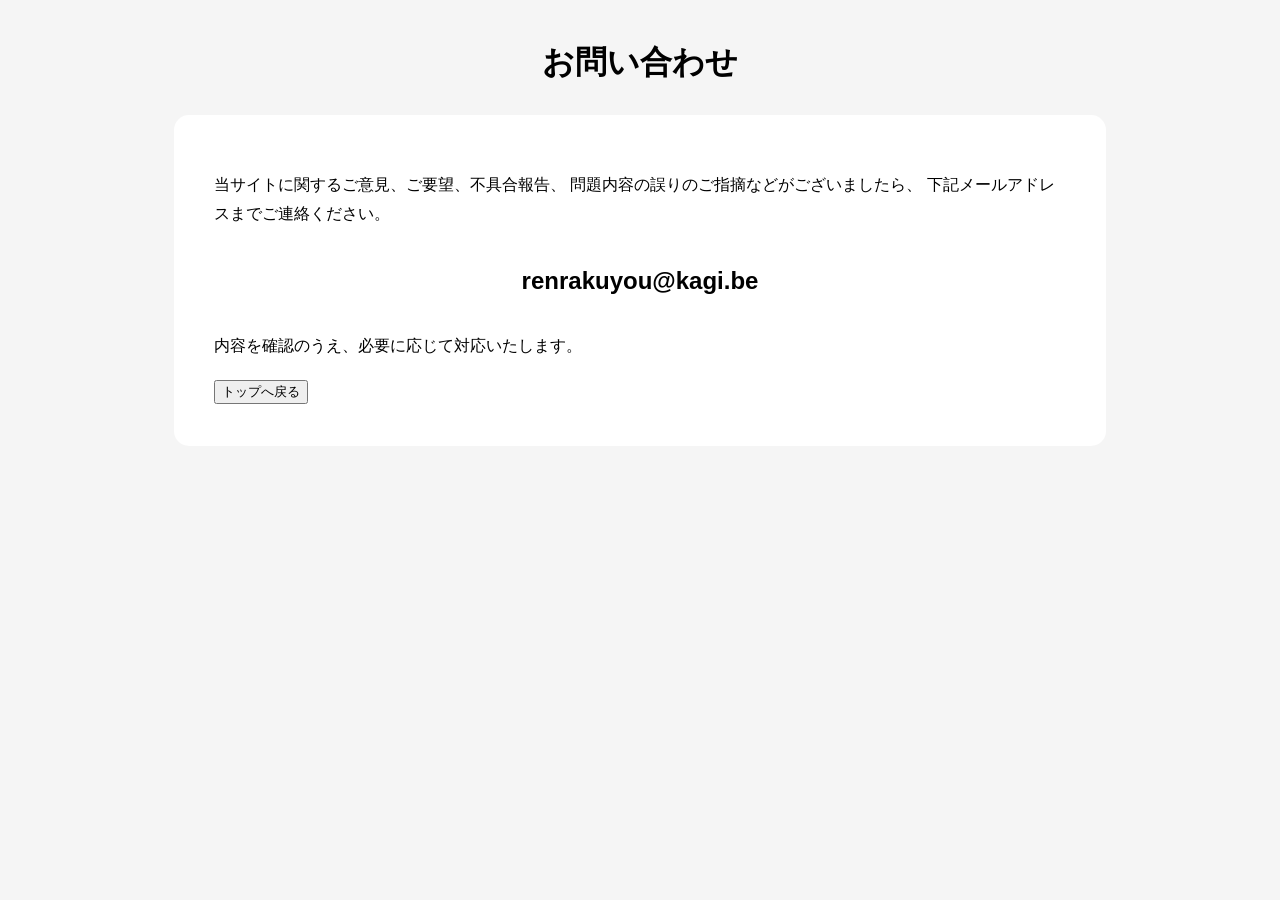
<file: contact.html>
<!DOCTYPE html>
<html lang="ja">

<head>
    <meta charset="UTF-8">
    <meta name="viewport" content="width=device-width, initial-scale=1.0">

    <title>お問い合わせ</title>

    <link rel="stylesheet" href="style.css">

    <script async src="https://pagead2.googlesyndication.com/pagead/js/adsbygoogle.js?client=ca-pub-2084691384444997"
        crossorigin="anonymous"></script>

</head>


<body>
    <!-- admax -->
<script src="https://adm.shinobi.jp/s/533b0ac68b2b107eefc40aa0fc2c70e9"></script>
<!-- admax -->

<!-- admax -->
<script src="https://adm.shinobi.jp/s/68b742faf24ae05b20f86a19b22dd779"></script>
<!-- admax -->
<h1>お問い合わせ</h1>



<div class="layout">



    <!-- 左広告 -->
    <!-- admax -->
<script src="https://adm.shinobi.jp/s/533b0ac68b2b107eefc40aa0fc2c70e9"></script>
<!-- admax -->
    <aside class="side-ad">


        <!-- admax -->
        <script src="https://adm.shinobi.jp/s/0da8b3fc5211606ca396fa38aeb8fc53"></script>
        <!-- admax -->


    </aside>





    <!-- 本文 -->
    <div class="page-box">


        <p>
            当サイトに関するご意見、ご要望、不具合報告、
            問題内容の誤りのご指摘などがございましたら、
            下記メールアドレスまでご連絡ください。
        </p>



        <p class="mail">
            renrakuyou@kagi.be
        </p>



        <p>
            内容を確認のうえ、必要に応じて対応いたします。
        </p>



        <button onclick="location.href='index.html'">
            トップへ戻る
        </button>



    </div>





    <!-- 右広告 -->
    <!-- admax -->
<script src="https://adm.shinobi.jp/s/533b0ac68b2b107eefc40aa0fc2c70e9"></script>
<!-- admax -->
    <aside class="side-ad">

<!-- admax -->
<script src="https://adm.shinobi.jp/s/68b742faf24ae05b20f86a19b22dd779"></script>
<!-- admax -->
        <!-- admax -->
        <script src="https://adm.shinobi.jp/s/0da8b3fc5211606ca396fa38aeb8fc53"></script>
        <!-- admax -->


    </aside>



</div>





<!-- 下部広告 -->
    <!-- admax -->
<script src="https://adm.shinobi.jp/s/533b0ac68b2b107eefc40aa0fc2c70e9"></script>
<!-- admax -->

<!-- admax -->
<script src="https://adm.shinobi.jp/s/304551f7e1c2e3bee68ab10714fc7898"></script>
<!-- admax -->

<!-- admax -->
<script src="https://adm.shinobi.jp/s/68b742faf24ae05b20f86a19b22dd779"></script>
<!-- admax -->



</body>

</html>
</file>
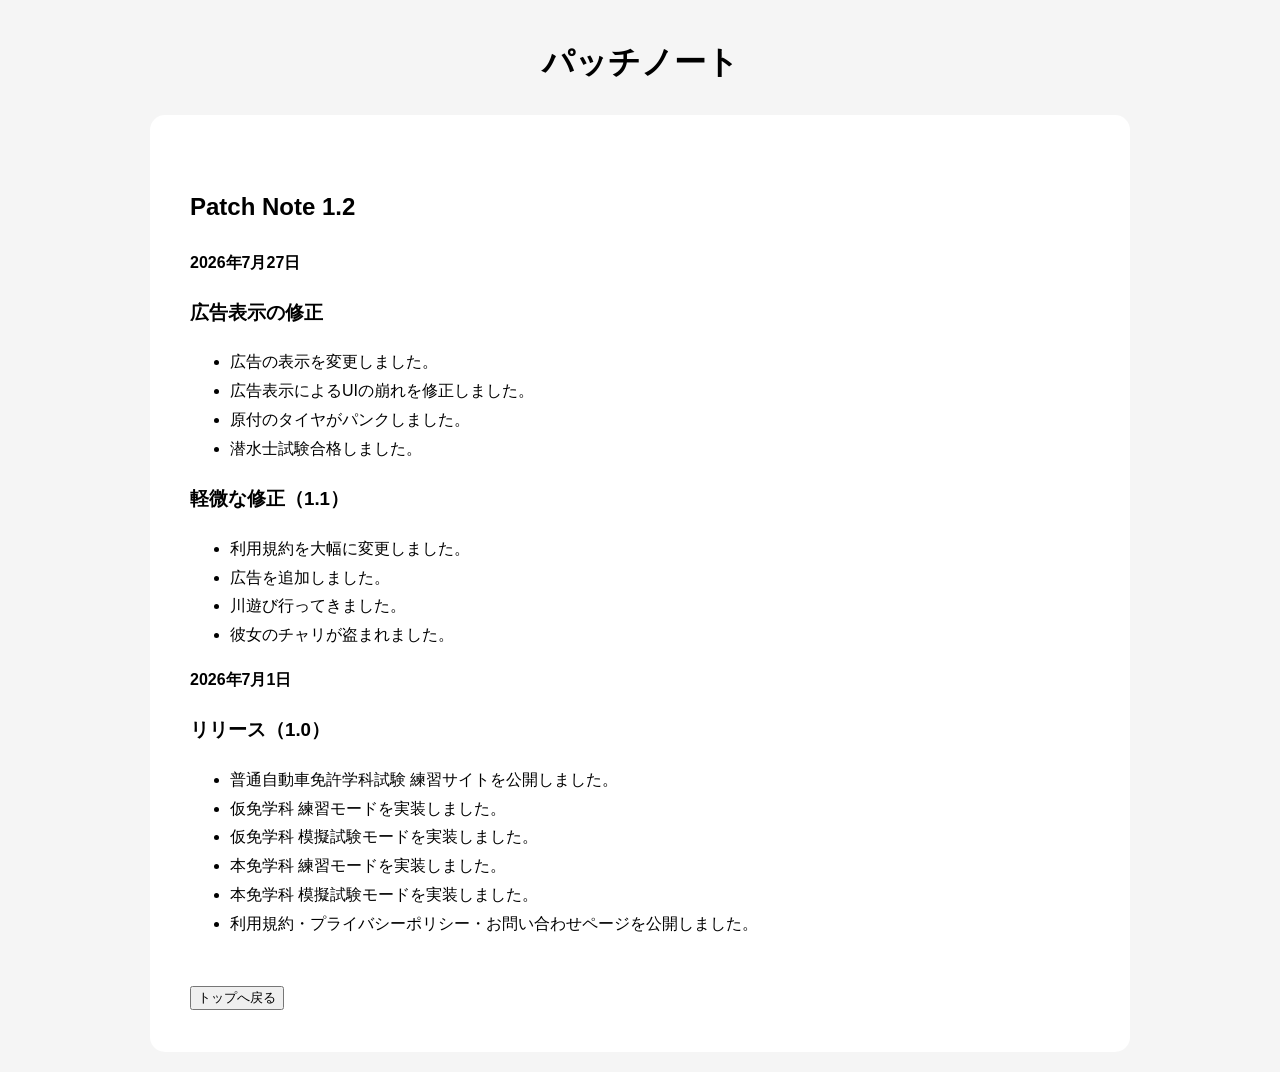
<file: patchnote.html>
<!DOCTYPE html>
<html lang="ja">
<head>
    <meta charset="UTF-8">
    <meta name="viewport" content="width=device-width, initial-scale=1.0">
    <title>パッチノート</title>
    <link rel="stylesheet" href="style.css">

<script async src="https://pagead2.googlesyndication.com/pagead/js/adsbygoogle.js?client=ca-pub-2084691384444997"
     crossorigin="anonymous"></script>
    
</head>
<body>

<h1>パッチノート</h1>

<div class="page-box">

    <h2>Patch Note 1.2</h2>
    <p><strong>2026年7月27日</strong></p>

     <h3>広告表示の修正</h3>

    <ul>
        <li>広告の表示を変更しました。</li>
        <li>広告表示によるUIの崩れを修正しました。</li>
     <li>原付のタイヤがパンクしました。</li>
        <li>潜水士試験合格しました。</li>
    </ul>

    <h3>軽微な修正（1.1）</h3>

    <ul>
        <li>利用規約を大幅に変更しました。</li>
        <li>広告を追加しました。</li>
     <li>川遊び行ってきました。</li>
        <li>彼女のチャリが盗まれました。</li>
    </ul>
    <p><strong>2026年7月1日</strong></p>

    <h3>リリース（1.0）</h3>

    <ul>
        <li>普通自動車免許学科試験 練習サイトを公開しました。</li>
        <li>仮免学科 練習モードを実装しました。</li>
        <li>仮免学科 模擬試験モードを実装しました。</li>
        <li>本免学科 練習モードを実装しました。</li>
        <li>本免学科 模擬試験モードを実装しました。</li>
        <li>利用規約・プライバシーポリシー・お問い合わせページを公開しました。</li>
    </ul>

    <br>

    <button onclick="location.href='index.html'">
        トップへ戻る
    </button>

</div>
<!-- admax -->
<script src="https://adm.shinobi.jp/s/304551f7e1c2e3bee68ab10714fc7898"></script>
<!-- admax -->
</body>
</html>
</file>
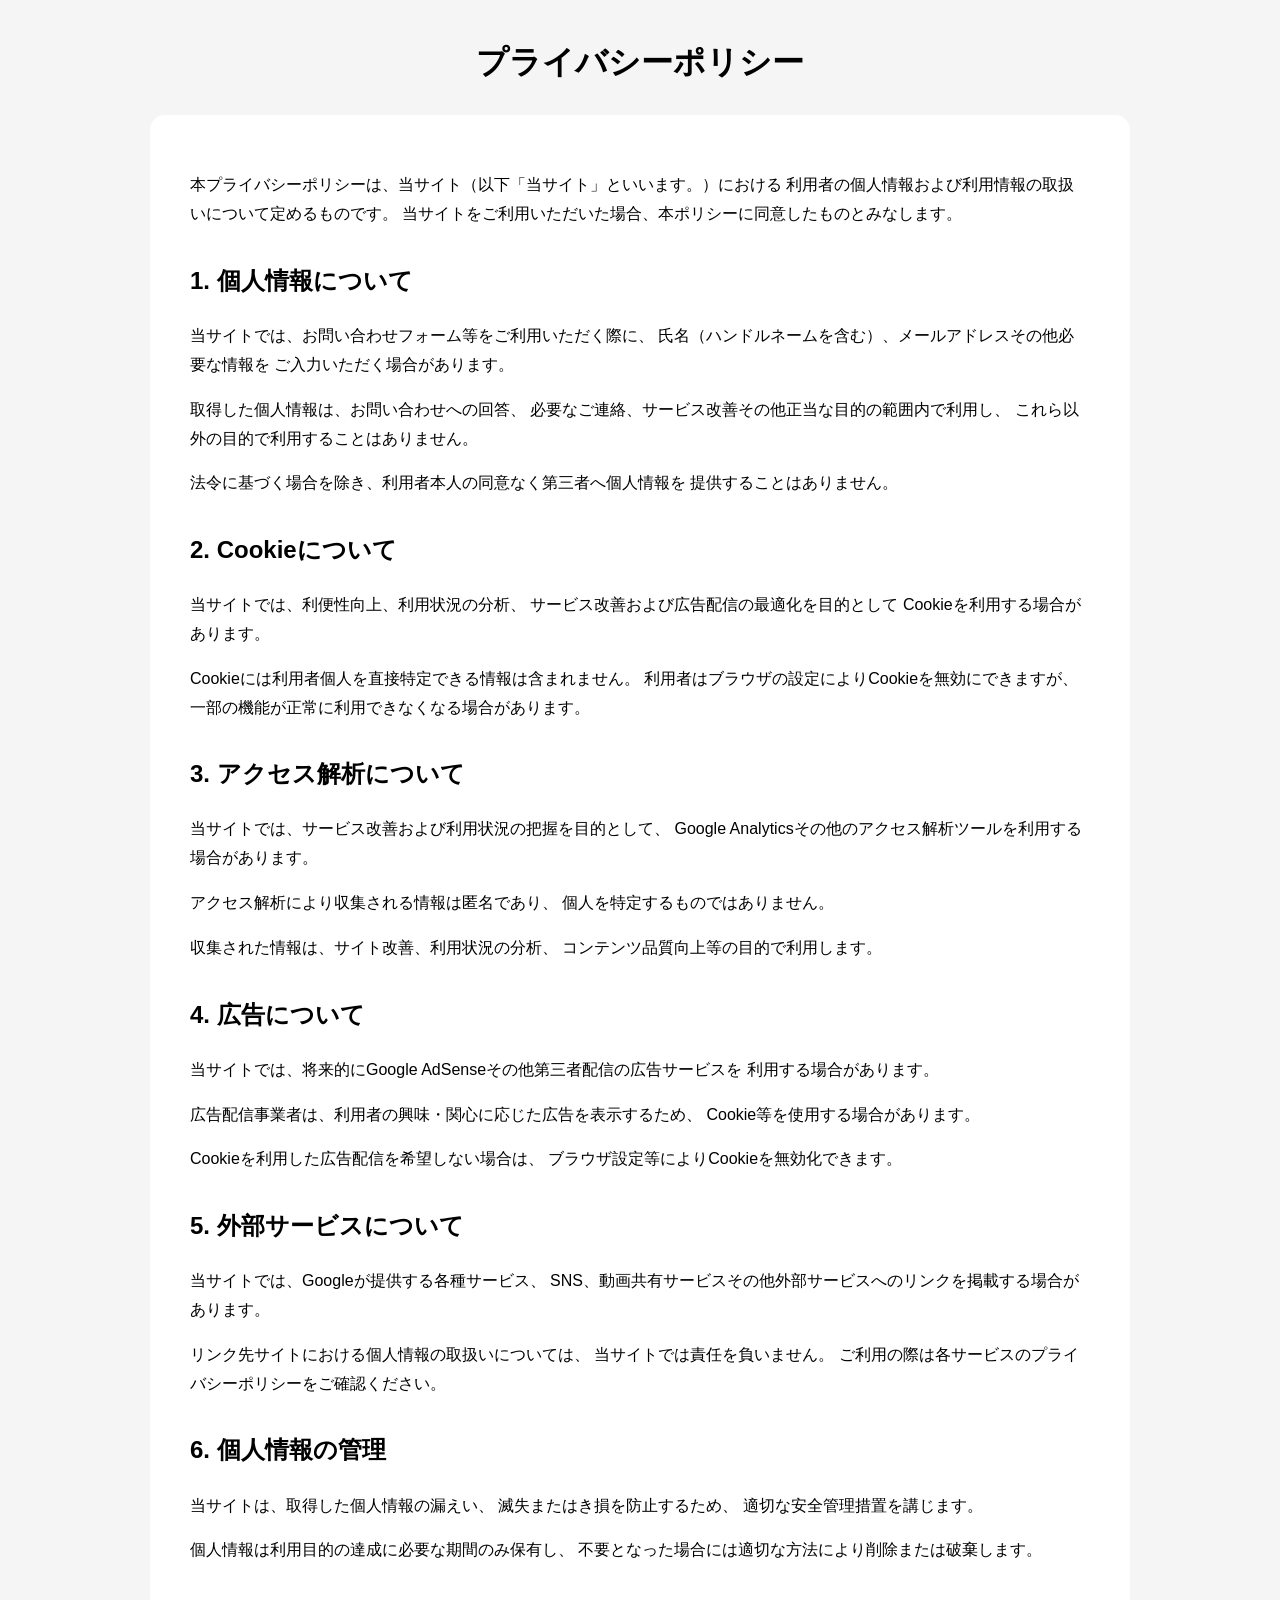
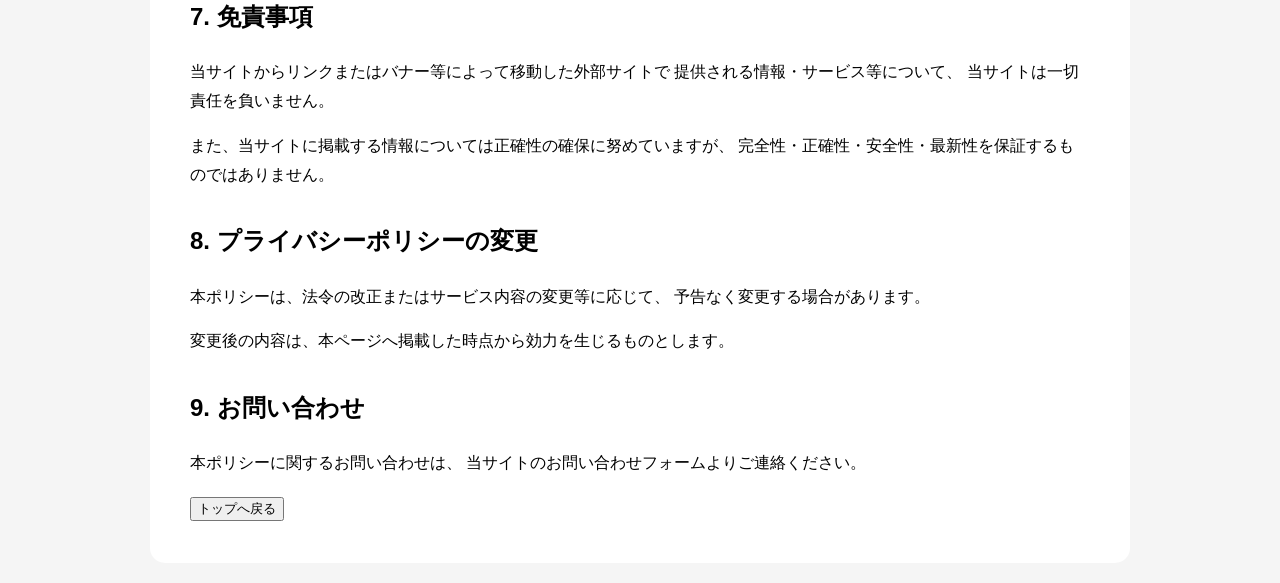
<file: privacy.html>
<!DOCTYPE html>
<html lang="ja">

<head>
    <meta charset="UTF-8">
    <meta name="viewport" content="width=device-width, initial-scale=1.0">

    <title>プライバシーポリシー</title>

    <link rel="stylesheet" href="style.css">


    <script async src="https://pagead2.googlesyndication.com/pagead/js/adsbygoogle.js?client=ca-pub-2084691384444997"
        crossorigin="anonymous"></script>

</head>


<body>


<h1>プライバシーポリシー</h1>



<div class="layout">



    <!-- 左広告 -->
    <aside class="side-ad">

        <!-- admax -->
        <script src="https://adm.shinobi.jp/s/0da8b3fc5211606ca396fa38aeb8fc53"></script>
        <!-- admax -->

    </aside>





    <!-- 本文 -->
    <div class="page-box">


        <p>
            本プライバシーポリシーは、当サイト（以下「当サイト」といいます。）における
            利用者の個人情報および利用情報の取扱いについて定めるものです。
            当サイトをご利用いただいた場合、本ポリシーに同意したものとみなします。
        </p>



        <h2>1. 個人情報について</h2>


<p>
    当サイトでは、お問い合わせフォーム等をご利用いただく際に、
    氏名（ハンドルネームを含む）、メールアドレスその他必要な情報を
    ご入力いただく場合があります。
</p>

<p>
    取得した個人情報は、お問い合わせへの回答、
    必要なご連絡、サービス改善その他正当な目的の範囲内で利用し、
    これら以外の目的で利用することはありません。
</p>

<p>
    法令に基づく場合を除き、利用者本人の同意なく第三者へ個人情報を
    提供することはありません。
</p>

<h2>2. Cookieについて</h2>

<p>
    当サイトでは、利便性向上、利用状況の分析、
    サービス改善および広告配信の最適化を目的として
    Cookieを利用する場合があります。
</p>

<p>
    Cookieには利用者個人を直接特定できる情報は含まれません。
    利用者はブラウザの設定によりCookieを無効にできますが、
    一部の機能が正常に利用できなくなる場合があります。
</p>

<h2>3. アクセス解析について</h2>

<p>
    当サイトでは、サービス改善および利用状況の把握を目的として、
    Google Analyticsその他のアクセス解析ツールを利用する場合があります。
</p>

<p>
    アクセス解析により収集される情報は匿名であり、
    個人を特定するものではありません。
</p>

<p>
    収集された情報は、サイト改善、利用状況の分析、
    コンテンツ品質向上等の目的で利用します。
</p>

<h2>4. 広告について</h2>

<p>
    当サイトでは、将来的にGoogle AdSenseその他第三者配信の広告サービスを
    利用する場合があります。
</p>

<p>
    広告配信事業者は、利用者の興味・関心に応じた広告を表示するため、
    Cookie等を使用する場合があります。
</p>

<p>
    Cookieを利用した広告配信を希望しない場合は、
    ブラウザ設定等によりCookieを無効化できます。
</p>

<h2>5. 外部サービスについて</h2>

<p>
    当サイトでは、Googleが提供する各種サービス、
    SNS、動画共有サービスその他外部サービスへのリンクを掲載する場合があります。
</p>

<p>
    リンク先サイトにおける個人情報の取扱いについては、
    当サイトでは責任を負いません。
    ご利用の際は各サービスのプライバシーポリシーをご確認ください。
</p>

<h2>6. 個人情報の管理</h2>

<p>
    当サイトは、取得した個人情報の漏えい、
    滅失またはき損を防止するため、
    適切な安全管理措置を講じます。
</p>

<p>
    個人情報は利用目的の達成に必要な期間のみ保有し、
    不要となった場合には適切な方法により削除または破棄します。
</p>

<h2>7. 免責事項</h2>

<p>
    当サイトからリンクまたはバナー等によって移動した外部サイトで
    提供される情報・サービス等について、
    当サイトは一切責任を負いません。
</p>

<p>
    また、当サイトに掲載する情報については正確性の確保に努めていますが、
    完全性・正確性・安全性・最新性を保証するものではありません。
</p>

<h2>8. プライバシーポリシーの変更</h2>

<p>
    本ポリシーは、法令の改正またはサービス内容の変更等に応じて、
    予告なく変更する場合があります。
</p>

<p>
    変更後の内容は、本ページへ掲載した時点から効力を生じるものとします。
</p>

<h2>9. お問い合わせ</h2>

<p>
    本ポリシーに関するお問い合わせは、
    当サイトのお問い合わせフォームよりご連絡ください。
</p>

    <button onclick="location.href='index.html'">
        トップへ戻る
    </button>

</div>
<!-- admax -->
<script src="https://adm.shinobi.jp/s/68b742faf24ae05b20f86a19b22dd779"></script>
<!-- admax -->
          <!-- 右広告 -->
        <!-- admax -->
<script src="https://adm.shinobi.jp/s/533b0ac68b2b107eefc40aa0fc2c70e9"></script>
<!-- admax -->
    <aside class="side-ad">

        <!-- admax -->
        <script src="https://adm.shinobi.jp/s/0da8b3fc5211606ca396fa38aeb8fc53"></script>
        <!-- admax -->


        <!-- admax -->
        <script src="https://adm.shinobi.jp/s/0da8b3fc5211606ca396fa38aeb8fc53"></script>
        <!-- admax -->

    </aside>


</div>
<!-- admax -->
<script src="https://adm.shinobi.jp/s/304551f7e1c2e3bee68ab10714fc7898"></script>
<!-- admax -->
    <!-- admax -->
<script src="https://adm.shinobi.jp/s/68b742faf24ae05b20f86a19b22dd779"></script>
<!-- admax -->
    <!-- admax -->
<script src="https://adm.shinobi.jp/s/533b0ac68b2b107eefc40aa0fc2c70e9"></script>
<!-- admax -->
</body>
</html>
</file>
<file: style.css>
body{
    font-family:sans-serif;
    text-align:center;
    background:#f5f5f5;
    margin:0;
    padding:20px;
}

h1{
    margin-bottom:30px;
}

#menu button{
    display:block;
    margin:15px auto;
    font-size:30px;
    padding:20px 40px;
    cursor:pointer;
}

#quizArea{
    display:none;
    max-width:900px;
    margin:0 auto;
}

#progress{
    font-size:20px;
    margin-bottom:20px;
}

#question{
    background:white;
    padding:40px;
    border-radius:15px;
    font-size:32px;
    font-weight:bold;
    margin-bottom:30px;
    word-break:break-word;
    line-height:1.8;
}

.answer-buttons{
    display:flex;
    justify-content:center;
    gap:30px;
}

.answer-btn{
    width:220px;
    height:120px;
    font-size:60px;
    font-weight:bold;
    border:none;
    border-radius:15px;
    cursor:pointer;
}

.maru{
    background:#ffdada;
}

.batu{
    background:#dbe8ff;
}

#result{
    font-size:50px;
    font-weight:bold;
    margin-top:30px;
    height:70px;
}

.correct{
    color:red;
}

.incorrect{
    color:blue;
}

.wrong-list li{
    margin-bottom:20px;
    line-height:1.6;
}

.menu-footer{
    margin-top:40px;
}

.menu-footer button{
    font-size:18px;
    padding:10px 20px;
}

footer{
    margin-top:60px;
    padding:20px;
    font-size:14px;
    color:#666;
}

footer a{
    color:#666;
    text-decoration:none;
    margin:0 8px;
}

footer a:hover{
    text-decoration:underline;
}

.page-box{
    max-width:900px;
    margin:0 auto;
    background:white;
    padding:40px;
    border-radius:15px;
    text-align:left;
    line-height:1.8;
}

.page-box h2{
    margin-top:30px;
}

.mail{
    font-size:24px;
    font-weight:bold;
    text-align:center;
    margin:30px 0;
}

#description{
    max-width:700px;
    margin:0 auto 30px;
    font-size:18px;
    line-height:1.8;
    color:#555;
    text-align:center;
}

.layout{
    display:flex;
    justify-content:center;
    align-items:flex-start;
    gap:20px;
}

.side-ad{
    width:160px;
}

.policy-ad{
    margin:40px 0;
    text-align:center;
}

/* ===== 左右広告（2本ずつ） ===== */

.left-ads,
.right-ads{
    position:fixed;
    top:100px;
    display:flex;
    gap:20px;
    z-index:999;
}

.left-ads{
    left:20px;
}

.right-ads{
    right:20px;
}

.ad{
    width:160px;
    height:600px;
}

/* ===== スマホ下部広告 ===== */

.mobile-ad{
    display:none;
}

/* ===== レスポンシブ ===== */

@media (max-width:1950px){

    .left-ads,
    .right-ads{
        display:none;
    }

}

@media (max-width:900px){

    .layout{
        display:block;
    }

    .side-ad{
        display:none;
    }

}

@media screen and (max-width:768px){

    h1{
        font-size:28px;
    }

    #question{
        font-size:22px;
        padding:25px;
    }

    #menu button{
        width:90%;
        height:80px;
        font-size:24px;
    }

    .answer-buttons{
        gap:15px;
    }

    .answer-btn{
        width:45%;
        height:100px;
        font-size:50px;
    }

    #result{
        font-size:40px;
    }

    .left-ads,
    .right-ads{
        display:none;
    }

    .mobile-ad{
        display:block;
        position:fixed;
        left:0;
        bottom:0;
        width:100%;
        background:#fff;
        text-align:center;
        z-index:9999;
        padding:5px 0;
        box-shadow:0 -2px 8px rgba(0,0,0,.15);
    }

    body{
        padding-bottom:90px;
    }

}

.left-ads,
.right-ads{
    position:fixed;
    top:100px;
    display:flex;
    flex-direction:row;   /* ← 横並び */
    gap:20px;
    z-index:999;
}

.left-ads{
    left:20px;
}

.right-ads{
    right:20px;
}

.ad{
    width:160px;
    height:600px;
    flex-shrink:0;
}

@media screen and (max-width:768px){

    .left-ads,
    .right-ads{
        display:none !important;
    }

}
</file>
